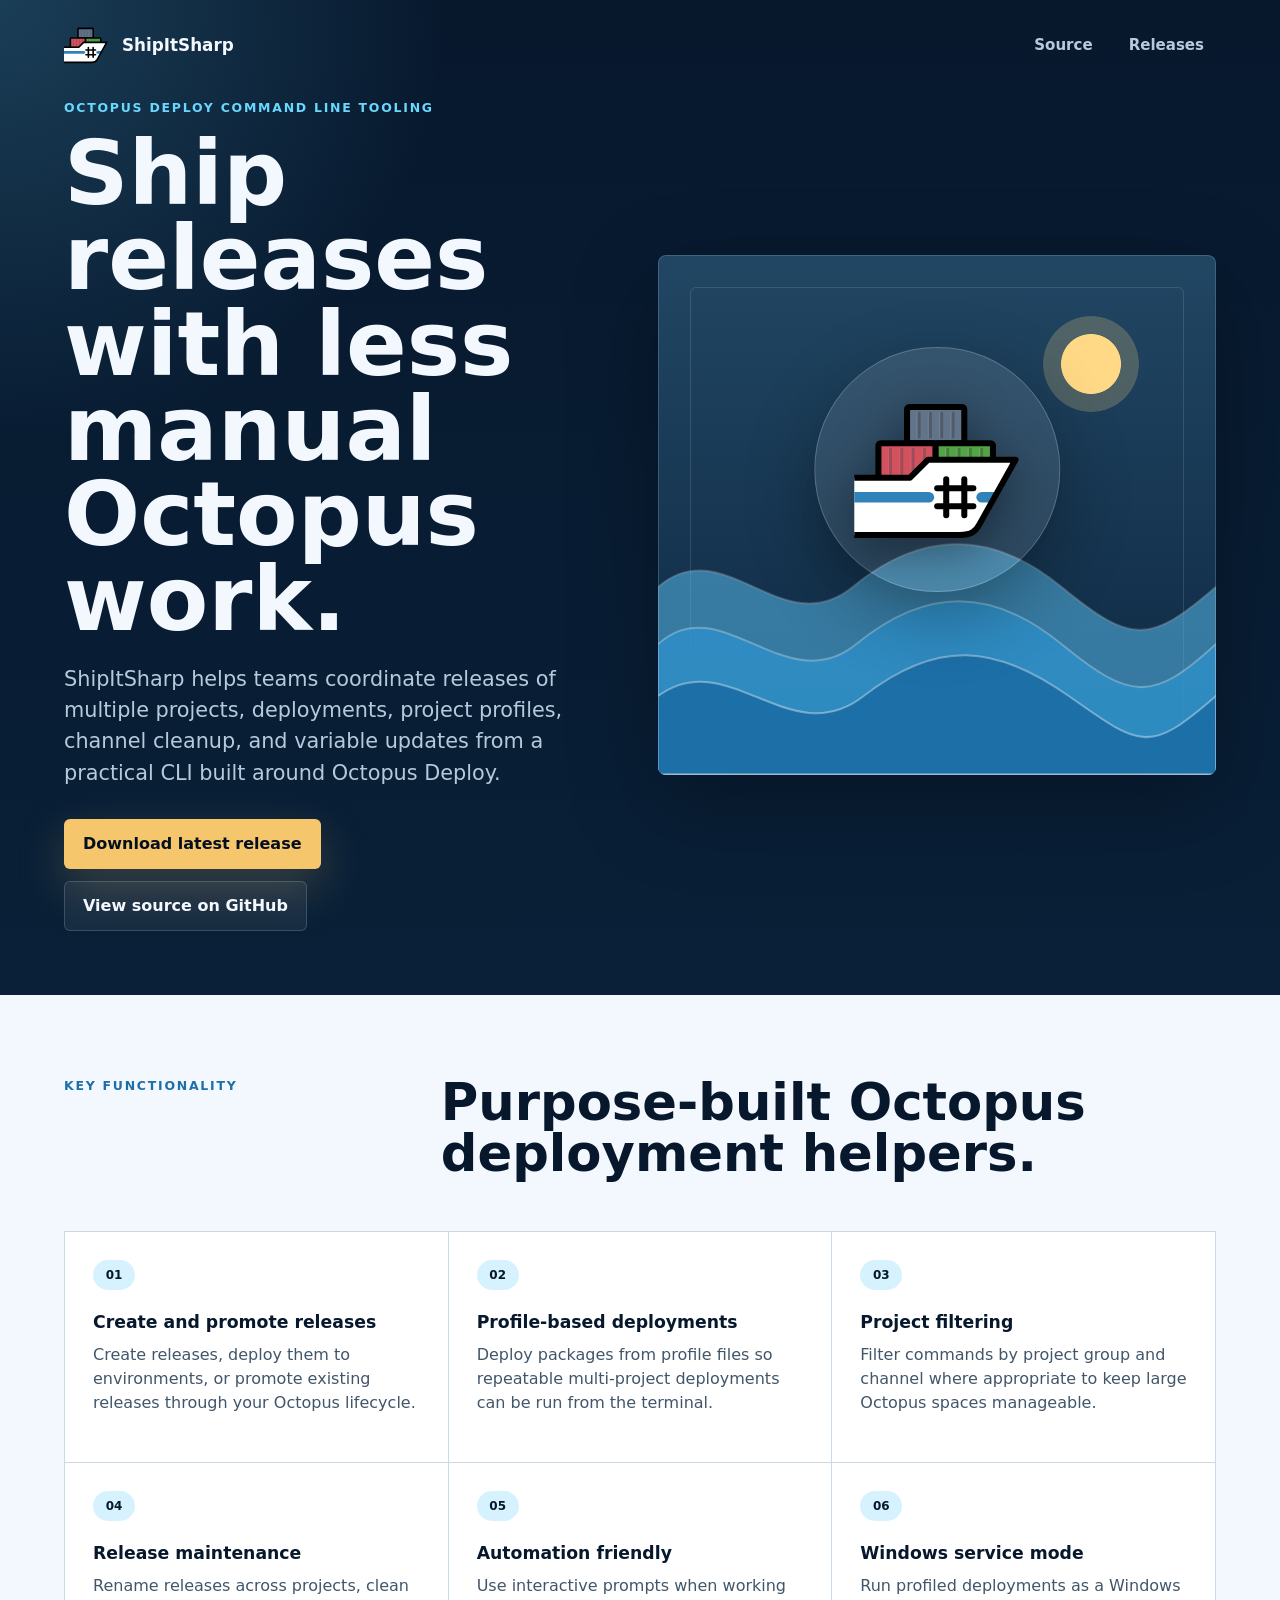
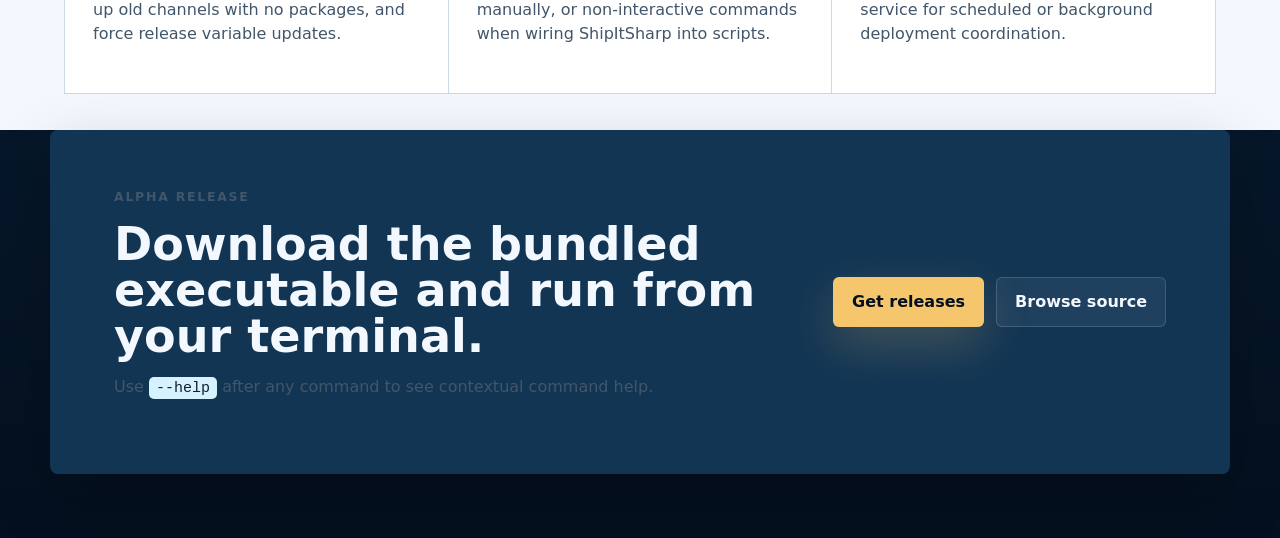
<file: docs/index.html>
<!doctype html>
<html lang="en">
<head>
  <meta charset="utf-8">
  <meta name="viewport" content="width=device-width, initial-scale=1">
  <title>ShipItSharp</title>
  <meta name="description" content="ShipItSharp is a command line tool for managing releases, deployments, and project setup in Octopus Deploy.">
  <link rel="icon" type="image/svg+xml" href="assets/logo.svg">
  <link rel="stylesheet" href="styles.css">
</head>
<body>
  <main>
    <section class="hero" aria-labelledby="title">
      <nav class="topbar" aria-label="Primary">
        <a class="brand" href="./" aria-label="ShipItSharp home">
          <img src="assets/logo.svg" alt="" width="459" height="396">
          <span>ShipItSharp</span>
        </a>
        <div class="nav-links">
          <a href="https://github.com/nullabletype/ShipItSharp">Source</a>
          <a href="https://github.com/nullabletype/ShipItSharp/releases">Releases</a>
        </div>
      </nav>

      <div class="hero-grid">
        <div class="hero-copy">
          <p class="eyebrow">Octopus Deploy command line tooling</p>
          <h1 id="title">Ship releases with less manual Octopus work.</h1>
          <p class="lead">ShipItSharp helps teams coordinate releases of multiple projects, deployments, project profiles, channel cleanup, and variable updates from a practical CLI built around Octopus Deploy.</p>
          <div class="actions">
            <a class="button primary" href="https://github.com/nullabletype/ShipItSharp/releases">Download latest release</a>
            <a class="button secondary" href="https://github.com/nullabletype/ShipItSharp">View source on GitHub</a>
          </div>
        </div>

        <div class="ship-scene" aria-hidden="true">
          <div class="sun"></div>
          <div class="logo-orbit">
            <img src="assets/logo.svg" alt="">
          </div>
          <svg class="waves" viewBox="0 0 760 330" preserveAspectRatio="none" role="img">
            <path class="wave wave-back" d="M0 150 C90 95 170 205 265 150 S455 95 550 150 670 205 760 150 L760 330 L0 330 Z"></path>
            <path class="wave wave-mid" d="M0 205 C85 150 175 260 270 205 S455 150 550 205 675 260 760 205 L760 330 L0 330 Z"></path>
            <path class="wave wave-front" d="M0 255 C95 205 180 310 280 255 S460 205 560 255 670 310 760 255 L760 330 L0 330 Z"></path>
          </svg>
        </div>
      </div>
    </section>

    <section class="overview" aria-label="Key functionality">
      <div class="section-heading">
        <p class="eyebrow">Key functionality</p>
        <h2>Purpose-built Octopus deployment helpers.</h2>
      </div>
      <div class="feature-grid">
        <article>
          <span class="feature-icon">01</span>
          <h3>Create and promote releases</h3>
          <p>Create releases, deploy them to environments, or promote existing releases through your Octopus lifecycle.</p>
        </article>
        <article>
          <span class="feature-icon">02</span>
          <h3>Profile-based deployments</h3>
          <p>Deploy packages from profile files so repeatable multi-project deployments can be run from the terminal.</p>
        </article>
        <article>
          <span class="feature-icon">03</span>
          <h3>Project filtering</h3>
          <p>Filter commands by project group and channel where appropriate to keep large Octopus spaces manageable.</p>
        </article>
        <article>
          <span class="feature-icon">04</span>
          <h3>Release maintenance</h3>
          <p>Rename releases across projects, clean up old channels with no packages, and force release variable updates.</p>
        </article>
        <article>
          <span class="feature-icon">05</span>
          <h3>Automation friendly</h3>
          <p>Use interactive prompts when working manually, or non-interactive commands when wiring ShipItSharp into scripts.</p>
        </article>
        <article>
          <span class="feature-icon">06</span>
          <h3>Windows service mode</h3>
          <p>Run profiled deployments as a Windows service for scheduled or background deployment coordination.</p>
        </article>
      </div>
    </section>

    <section class="download" aria-labelledby="download-title">
      <div>
        <p class="eyebrow">Alpha release</p>
        <h2 id="download-title">Download the bundled executable and run from your terminal.</h2>
        <p>Use <code>--help</code> after any command to see contextual command help.</p>
      </div>
      <div class="download-actions">
        <a class="button primary" href="https://github.com/nullabletype/ShipItSharp/releases">Get releases</a>
        <a class="button secondary" href="https://github.com/nullabletype/ShipItSharp">Browse source</a>
      </div>
    </section>
  </main>
</body>
</html>
</file>
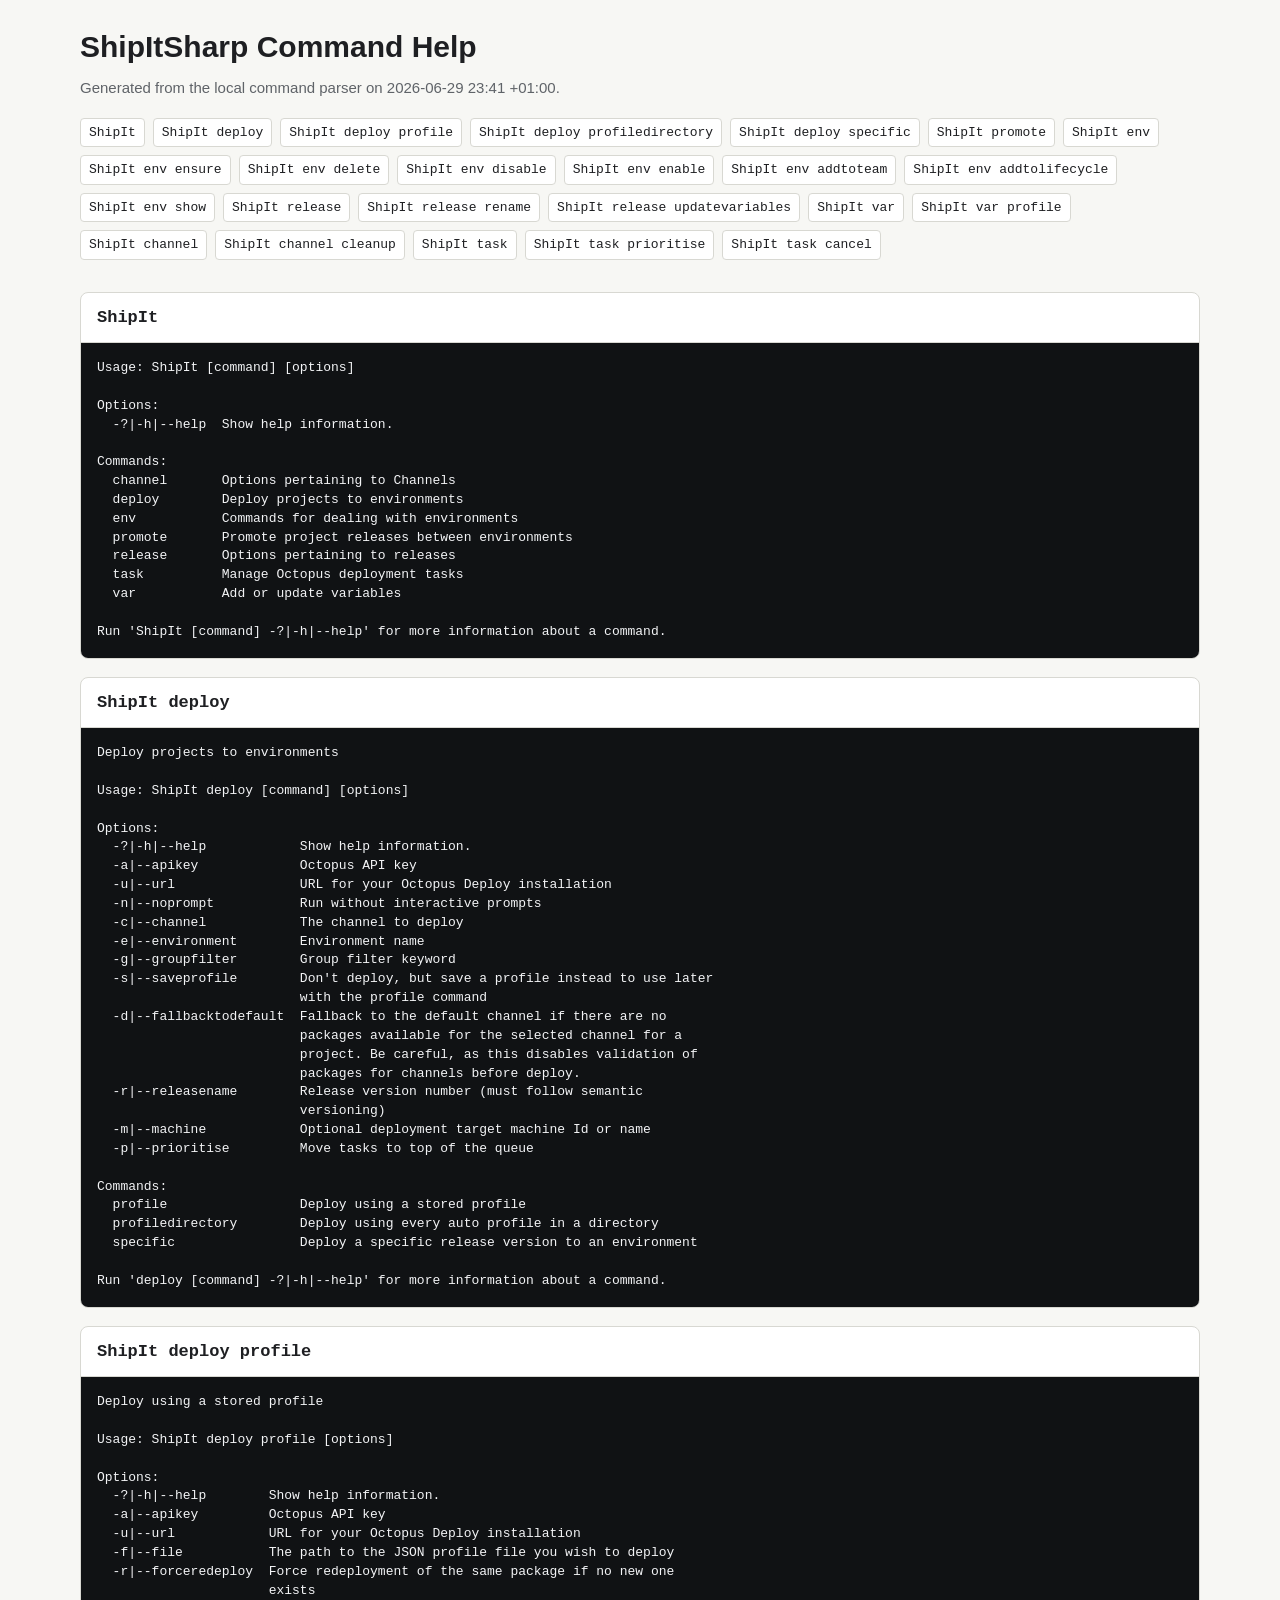
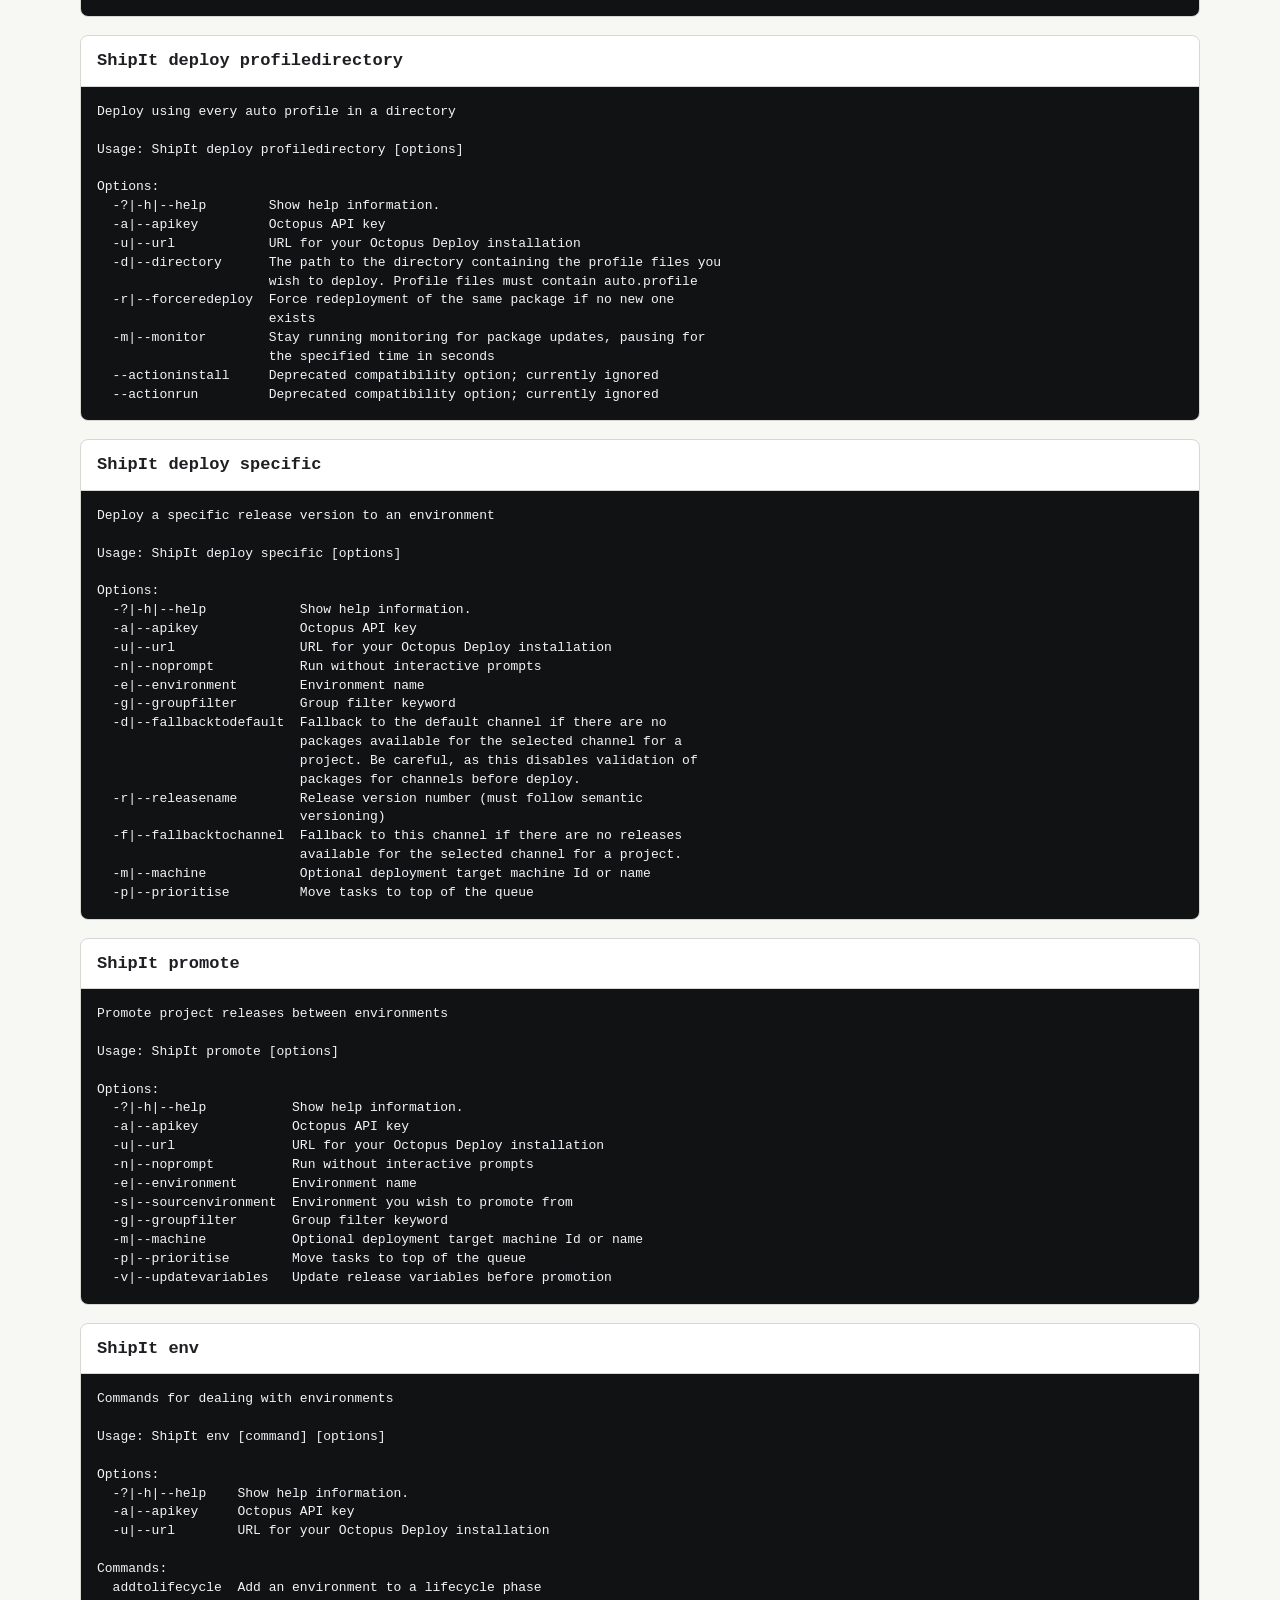
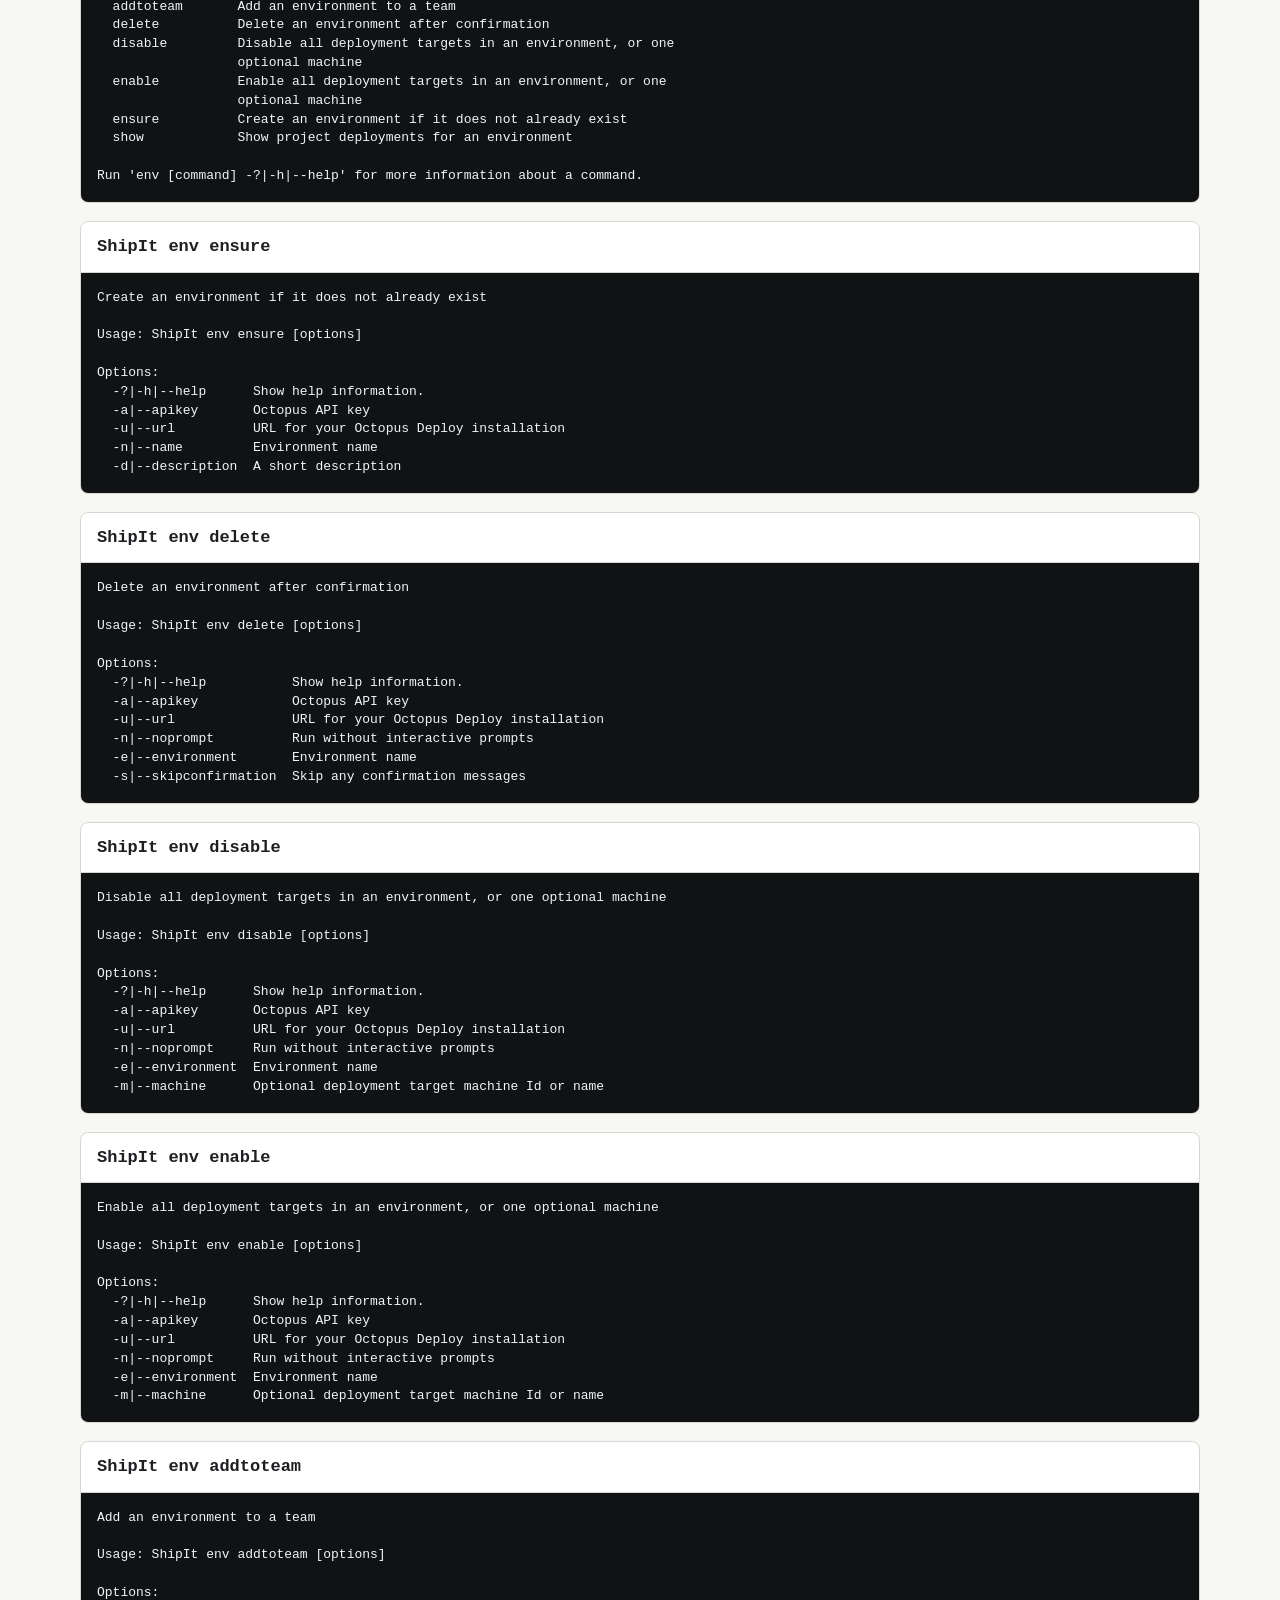
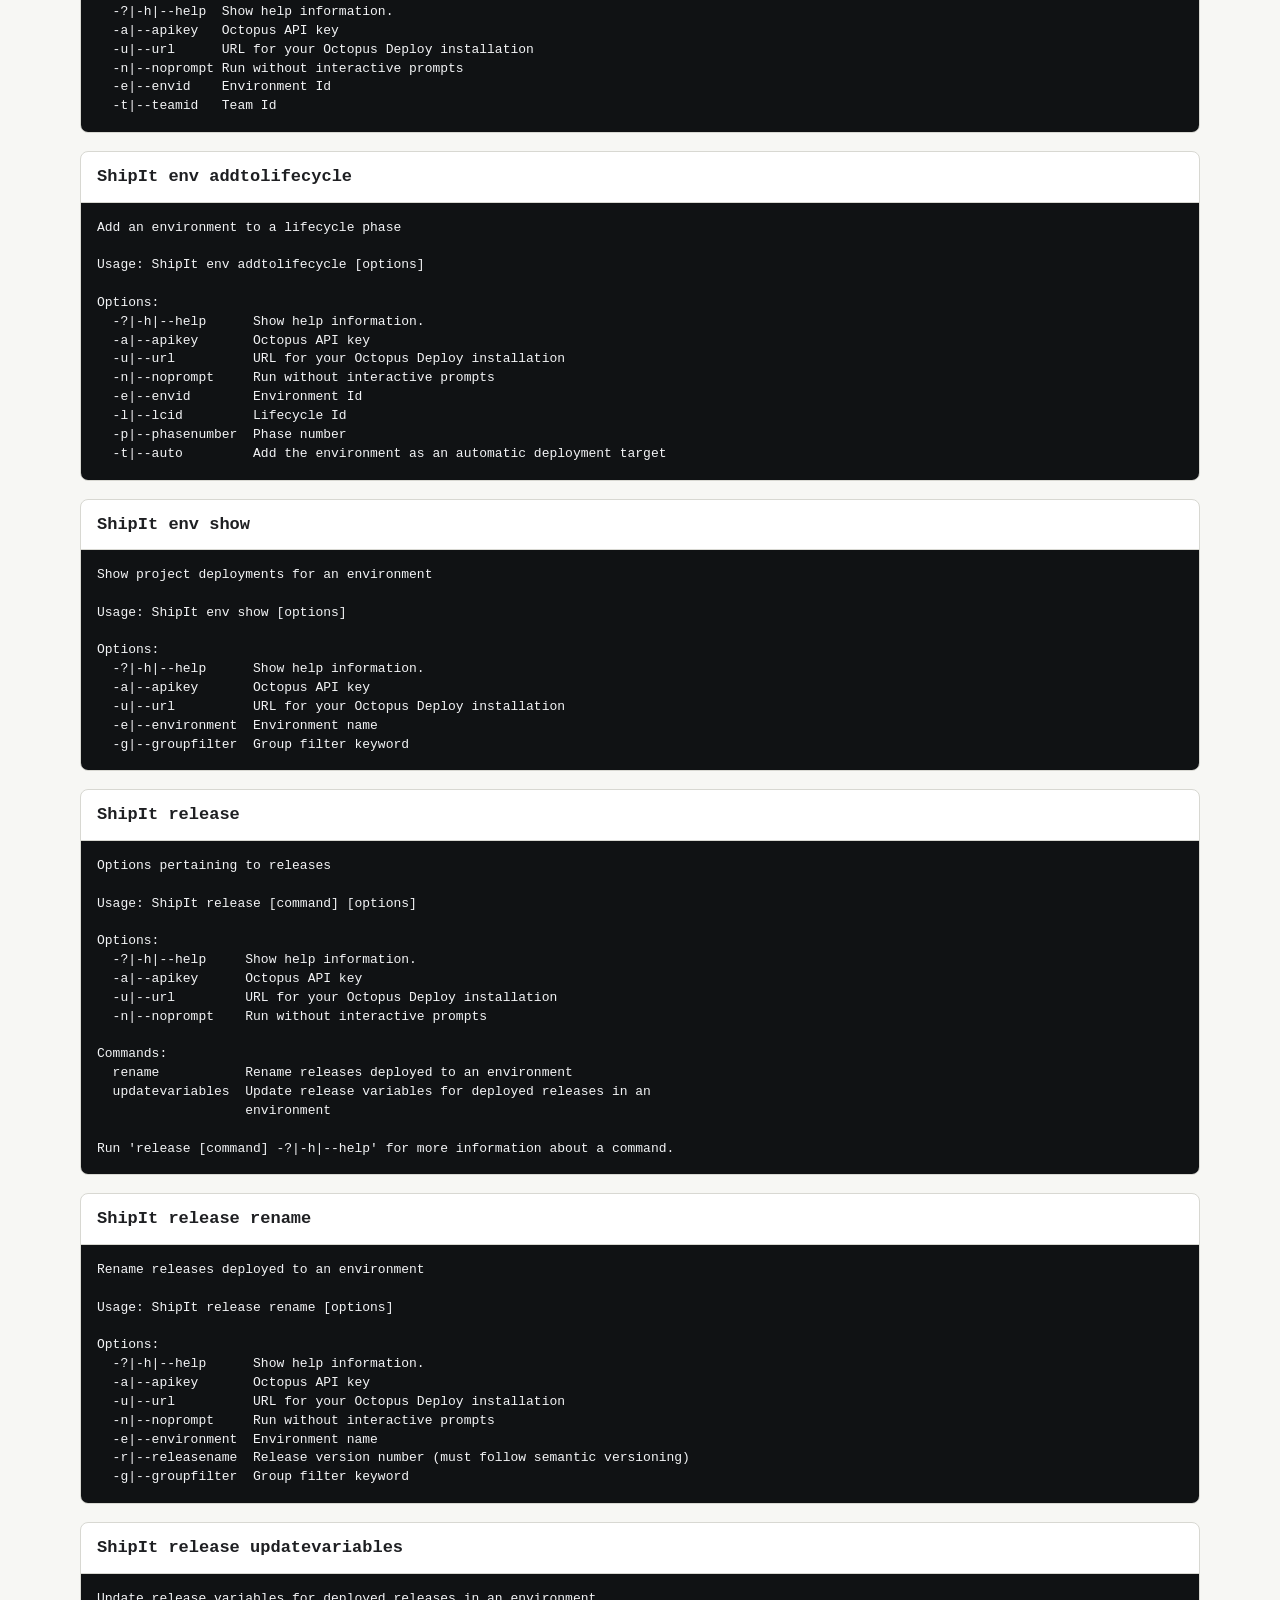
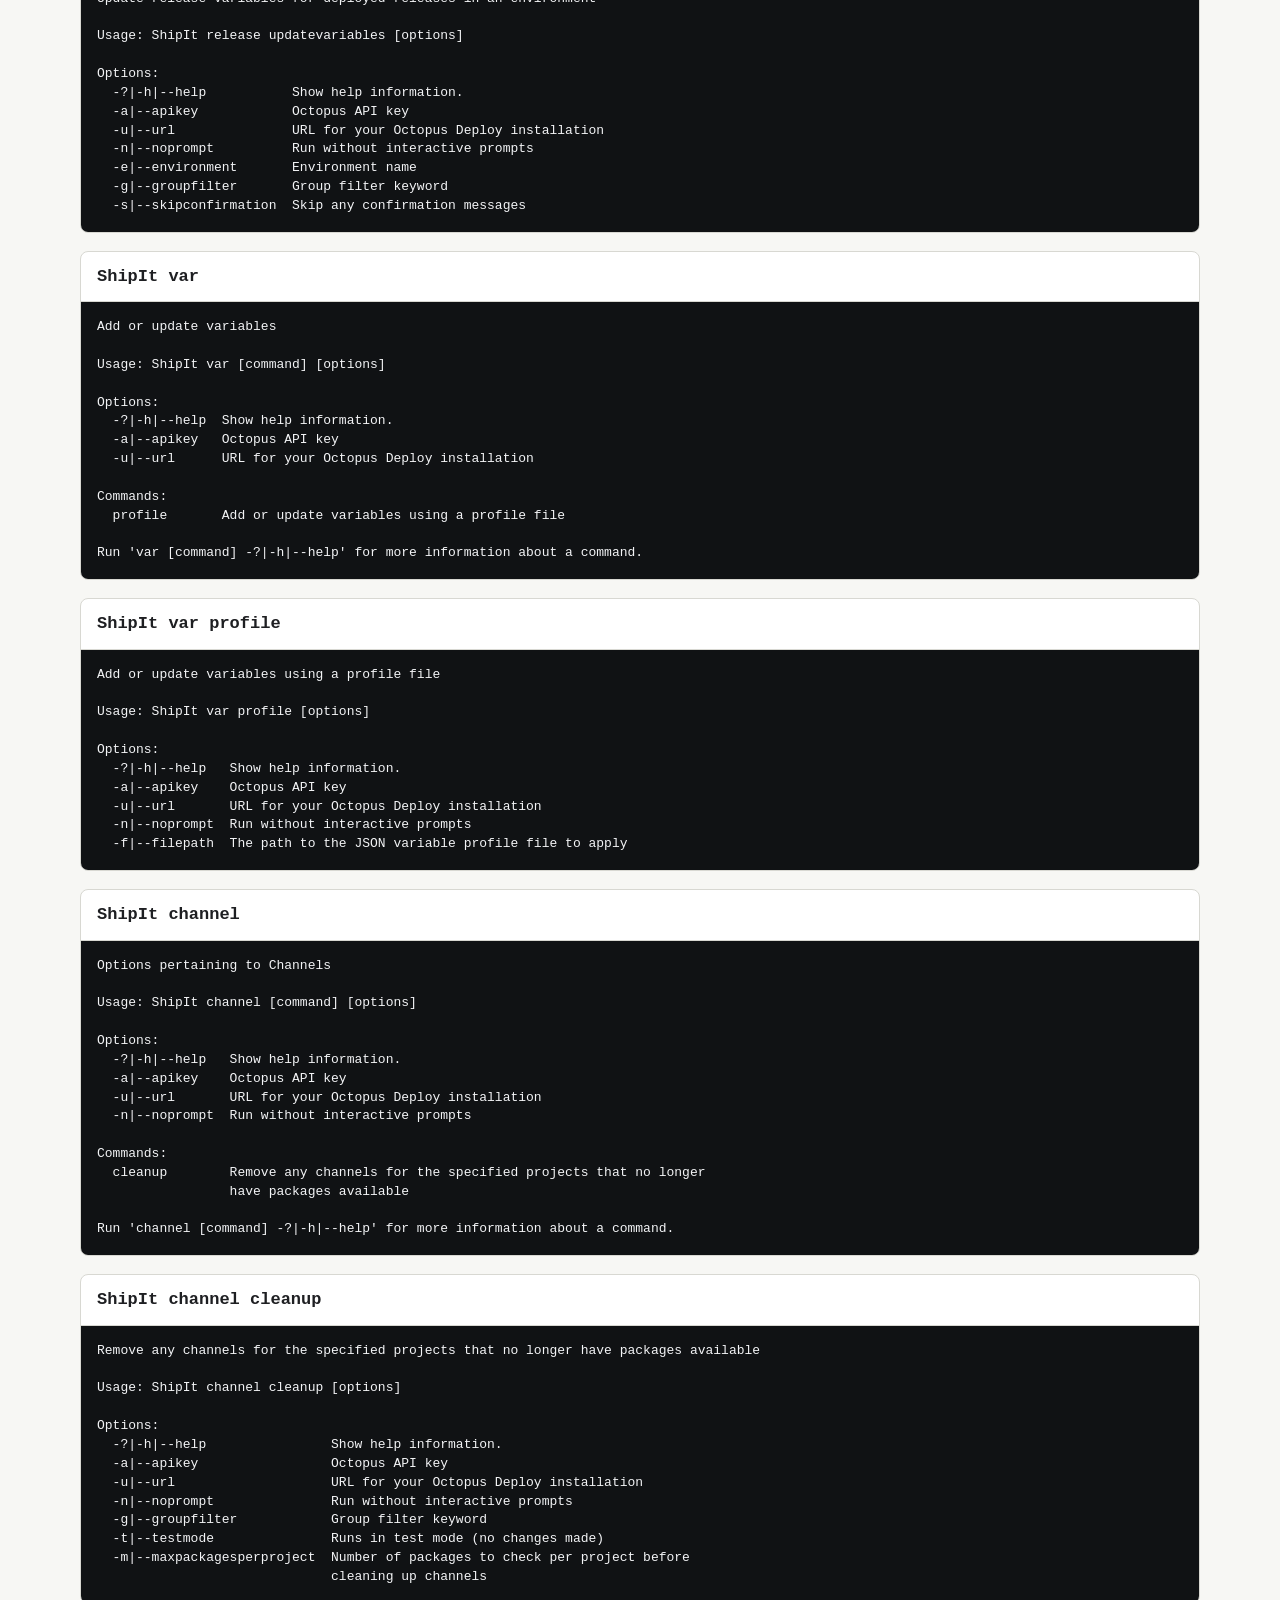
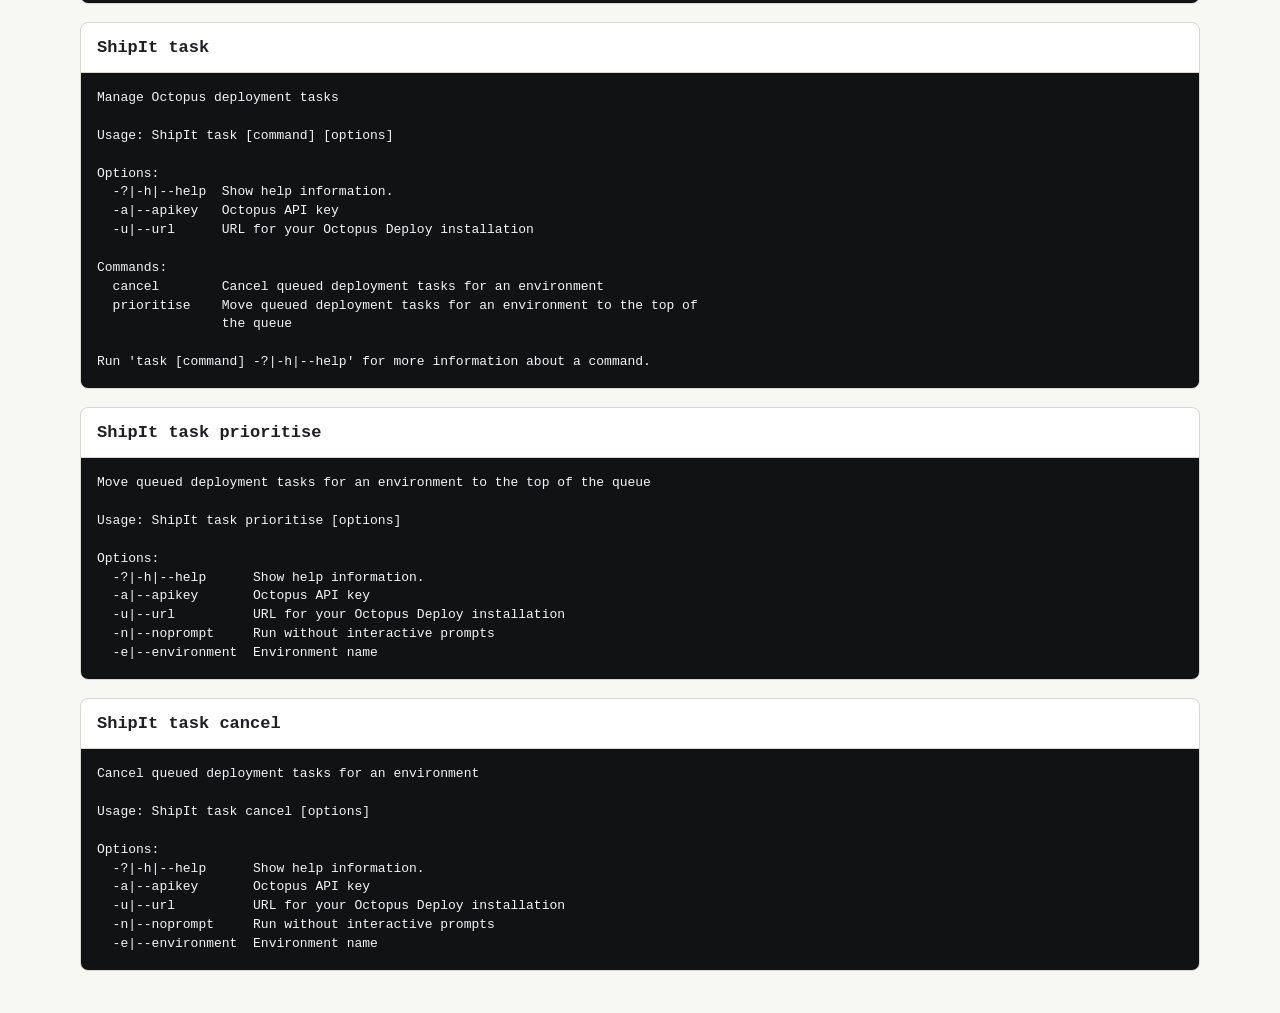
<file: docs/command-help.html>
<!doctype html>
<html lang="en">
<head>
  <meta charset="utf-8">
  <meta name="viewport" content="width=device-width, initial-scale=1">
  <title>ShipItSharp Command Help</title>
  <style>
    :root { color-scheme: light dark; --bg: #f7f7f4; --text: #1e1f22; --muted: #5f6368; --panel: #ffffff; --border: #d8d8d2; --code: #101214; --codeText: #f3f4f6; }
    @media (prefers-color-scheme: dark) { :root { --bg: #151719; --text: #f1f3f4; --muted: #a8adb2; --panel: #202327; --border: #34383d; --code: #0b0d0f; --codeText: #e8eaed; } }
    body { margin: 0; font: 15px/1.5 -apple-system, BlinkMacSystemFont, 'Segoe UI', sans-serif; background: var(--bg); color: var(--text); }
    header, main { max-width: 1120px; margin: 0 auto; padding: 24px; }
    header { padding-bottom: 8px; }
    h1 { margin: 0 0 8px; font-size: 30px; }
    .meta { color: var(--muted); margin: 0; }
    nav { display: flex; flex-wrap: wrap; gap: 8px; margin-top: 18px; }
    nav a { color: inherit; text-decoration: none; border: 1px solid var(--border); background: var(--panel); border-radius: 4px; padding: 4px 8px; font-family: ui-monospace, SFMono-Regular, Menlo, monospace; font-size: 13px; }
    section { background: var(--panel); border: 1px solid var(--border); border-radius: 8px; margin: 0 0 18px; overflow: hidden; }
    h2 { margin: 0; padding: 12px 16px; border-bottom: 1px solid var(--border); font-size: 17px; font-family: ui-monospace, SFMono-Regular, Menlo, monospace; }
    pre { margin: 0; padding: 16px; overflow: auto; background: var(--code); color: var(--codeText); font: 13px/1.45 ui-monospace, SFMono-Regular, Menlo, Consolas, monospace; }
  </style>
</head>
<body>
  <header>
    <h1>ShipItSharp Command Help</h1>
    <p class="meta">Generated from the local command parser on 2026-06-29 23:41 &#x2B;01:00.</p>
    <nav>
      <a href="#root">ShipIt</a>
      <a href="#deploy">ShipIt deploy</a>
      <a href="#deploy-profile">ShipIt deploy profile</a>
      <a href="#deploy-profiledirectory">ShipIt deploy profiledirectory</a>
      <a href="#deploy-specific">ShipIt deploy specific</a>
      <a href="#promote">ShipIt promote</a>
      <a href="#env">ShipIt env</a>
      <a href="#env-ensure">ShipIt env ensure</a>
      <a href="#env-delete">ShipIt env delete</a>
      <a href="#env-disable">ShipIt env disable</a>
      <a href="#env-enable">ShipIt env enable</a>
      <a href="#env-addtoteam">ShipIt env addtoteam</a>
      <a href="#env-addtolifecycle">ShipIt env addtolifecycle</a>
      <a href="#env-show">ShipIt env show</a>
      <a href="#release">ShipIt release</a>
      <a href="#release-rename">ShipIt release rename</a>
      <a href="#release-updatevariables">ShipIt release updatevariables</a>
      <a href="#var">ShipIt var</a>
      <a href="#var-profile">ShipIt var profile</a>
      <a href="#channel">ShipIt channel</a>
      <a href="#channel-cleanup">ShipIt channel cleanup</a>
      <a href="#task">ShipIt task</a>
      <a href="#task-prioritise">ShipIt task prioritise</a>
      <a href="#task-cancel">ShipIt task cancel</a>
    </nav>
  </header>
  <main>
    <section id="root">
      <h2>ShipIt</h2>
      <pre>Usage: ShipIt [command] [options]&#xA;&#xA;Options:&#xA;  -?|-h|--help  Show help information.&#xA;&#xA;Commands:&#xA;  channel       Options pertaining to Channels&#xA;  deploy        Deploy projects to environments&#xA;  env           Commands for dealing with environments&#xA;  promote       Promote project releases between environments&#xA;  release       Options pertaining to releases&#xA;  task          Manage Octopus deployment tasks&#xA;  var           Add or update variables&#xA;&#xA;Run &#x27;ShipIt [command] -?|-h|--help&#x27; for more information about a command.</pre>
    </section>
    <section id="deploy">
      <h2>ShipIt deploy</h2>
      <pre>Deploy projects to environments&#xA;&#xA;Usage: ShipIt deploy [command] [options]&#xA;&#xA;Options:&#xA;  -?|-h|--help            Show help information.&#xA;  -a|--apikey             Octopus API key&#xA;  -u|--url                URL for your Octopus Deploy installation&#xA;  -n|--noprompt           Run without interactive prompts&#xA;  -c|--channel            The channel to deploy&#xA;  -e|--environment        Environment name&#xA;  -g|--groupfilter        Group filter keyword&#xA;  -s|--saveprofile        Don&#x27;t deploy, but save a profile instead to use later&#xA;                          with the profile command&#xA;  -d|--fallbacktodefault  Fallback to the default channel if there are no&#xA;                          packages available for the selected channel for a&#xA;                          project. Be careful, as this disables validation of&#xA;                          packages for channels before deploy.&#xA;  -r|--releasename        Release version number (must follow semantic&#xA;                          versioning)&#xA;  -m|--machine            Optional deployment target machine Id or name&#xA;  -p|--prioritise         Move tasks to top of the queue&#xA;&#xA;Commands:&#xA;  profile                 Deploy using a stored profile&#xA;  profiledirectory        Deploy using every auto profile in a directory&#xA;  specific                Deploy a specific release version to an environment&#xA;&#xA;Run &#x27;deploy [command] -?|-h|--help&#x27; for more information about a command.</pre>
    </section>
    <section id="deploy-profile">
      <h2>ShipIt deploy profile</h2>
      <pre>Deploy using a stored profile&#xA;&#xA;Usage: ShipIt deploy profile [options]&#xA;&#xA;Options:&#xA;  -?|-h|--help        Show help information.&#xA;  -a|--apikey         Octopus API key&#xA;  -u|--url            URL for your Octopus Deploy installation&#xA;  -f|--file           The path to the JSON profile file you wish to deploy&#xA;  -r|--forceredeploy  Force redeployment of the same package if no new one&#xA;                      exists</pre>
    </section>
    <section id="deploy-profiledirectory">
      <h2>ShipIt deploy profiledirectory</h2>
      <pre>Deploy using every auto profile in a directory&#xA;&#xA;Usage: ShipIt deploy profiledirectory [options]&#xA;&#xA;Options:&#xA;  -?|-h|--help        Show help information.&#xA;  -a|--apikey         Octopus API key&#xA;  -u|--url            URL for your Octopus Deploy installation&#xA;  -d|--directory      The path to the directory containing the profile files you&#xA;                      wish to deploy. Profile files must contain auto.profile&#xA;  -r|--forceredeploy  Force redeployment of the same package if no new one&#xA;                      exists&#xA;  -m|--monitor        Stay running monitoring for package updates, pausing for&#xA;                      the specified time in seconds&#xA;  --actioninstall     Deprecated compatibility option; currently ignored&#xA;  --actionrun         Deprecated compatibility option; currently ignored</pre>
    </section>
    <section id="deploy-specific">
      <h2>ShipIt deploy specific</h2>
      <pre>Deploy a specific release version to an environment&#xA;&#xA;Usage: ShipIt deploy specific [options]&#xA;&#xA;Options:&#xA;  -?|-h|--help            Show help information.&#xA;  -a|--apikey             Octopus API key&#xA;  -u|--url                URL for your Octopus Deploy installation&#xA;  -n|--noprompt           Run without interactive prompts&#xA;  -e|--environment        Environment name&#xA;  -g|--groupfilter        Group filter keyword&#xA;  -d|--fallbacktodefault  Fallback to the default channel if there are no&#xA;                          packages available for the selected channel for a&#xA;                          project. Be careful, as this disables validation of&#xA;                          packages for channels before deploy.&#xA;  -r|--releasename        Release version number (must follow semantic&#xA;                          versioning)&#xA;  -f|--fallbacktochannel  Fallback to this channel if there are no releases&#xA;                          available for the selected channel for a project.&#xA;  -m|--machine            Optional deployment target machine Id or name&#xA;  -p|--prioritise         Move tasks to top of the queue</pre>
    </section>
    <section id="promote">
      <h2>ShipIt promote</h2>
      <pre>Promote project releases between environments&#xA;&#xA;Usage: ShipIt promote [options]&#xA;&#xA;Options:&#xA;  -?|-h|--help           Show help information.&#xA;  -a|--apikey            Octopus API key&#xA;  -u|--url               URL for your Octopus Deploy installation&#xA;  -n|--noprompt          Run without interactive prompts&#xA;  -e|--environment       Environment name&#xA;  -s|--sourcenvironment  Environment you wish to promote from&#xA;  -g|--groupfilter       Group filter keyword&#xA;  -m|--machine           Optional deployment target machine Id or name&#xA;  -p|--prioritise        Move tasks to top of the queue&#xA;  -v|--updatevariables   Update release variables before promotion</pre>
    </section>
    <section id="env">
      <h2>ShipIt env</h2>
      <pre>Commands for dealing with environments&#xA;&#xA;Usage: ShipIt env [command] [options]&#xA;&#xA;Options:&#xA;  -?|-h|--help    Show help information.&#xA;  -a|--apikey     Octopus API key&#xA;  -u|--url        URL for your Octopus Deploy installation&#xA;&#xA;Commands:&#xA;  addtolifecycle  Add an environment to a lifecycle phase&#xA;  addtoteam       Add an environment to a team&#xA;  delete          Delete an environment after confirmation&#xA;  disable         Disable all deployment targets in an environment, or one&#xA;                  optional machine&#xA;  enable          Enable all deployment targets in an environment, or one&#xA;                  optional machine&#xA;  ensure          Create an environment if it does not already exist&#xA;  show            Show project deployments for an environment&#xA;&#xA;Run &#x27;env [command] -?|-h|--help&#x27; for more information about a command.</pre>
    </section>
    <section id="env-ensure">
      <h2>ShipIt env ensure</h2>
      <pre>Create an environment if it does not already exist&#xA;&#xA;Usage: ShipIt env ensure [options]&#xA;&#xA;Options:&#xA;  -?|-h|--help      Show help information.&#xA;  -a|--apikey       Octopus API key&#xA;  -u|--url          URL for your Octopus Deploy installation&#xA;  -n|--name         Environment name&#xA;  -d|--description  A short description</pre>
    </section>
    <section id="env-delete">
      <h2>ShipIt env delete</h2>
      <pre>Delete an environment after confirmation&#xA;&#xA;Usage: ShipIt env delete [options]&#xA;&#xA;Options:&#xA;  -?|-h|--help           Show help information.&#xA;  -a|--apikey            Octopus API key&#xA;  -u|--url               URL for your Octopus Deploy installation&#xA;  -n|--noprompt          Run without interactive prompts&#xA;  -e|--environment       Environment name&#xA;  -s|--skipconfirmation  Skip any confirmation messages</pre>
    </section>
    <section id="env-disable">
      <h2>ShipIt env disable</h2>
      <pre>Disable all deployment targets in an environment, or one optional machine&#xA;&#xA;Usage: ShipIt env disable [options]&#xA;&#xA;Options:&#xA;  -?|-h|--help      Show help information.&#xA;  -a|--apikey       Octopus API key&#xA;  -u|--url          URL for your Octopus Deploy installation&#xA;  -n|--noprompt     Run without interactive prompts&#xA;  -e|--environment  Environment name&#xA;  -m|--machine      Optional deployment target machine Id or name</pre>
    </section>
    <section id="env-enable">
      <h2>ShipIt env enable</h2>
      <pre>Enable all deployment targets in an environment, or one optional machine&#xA;&#xA;Usage: ShipIt env enable [options]&#xA;&#xA;Options:&#xA;  -?|-h|--help      Show help information.&#xA;  -a|--apikey       Octopus API key&#xA;  -u|--url          URL for your Octopus Deploy installation&#xA;  -n|--noprompt     Run without interactive prompts&#xA;  -e|--environment  Environment name&#xA;  -m|--machine      Optional deployment target machine Id or name</pre>
    </section>
    <section id="env-addtoteam">
      <h2>ShipIt env addtoteam</h2>
      <pre>Add an environment to a team&#xA;&#xA;Usage: ShipIt env addtoteam [options]&#xA;&#xA;Options:&#xA;  -?|-h|--help  Show help information.&#xA;  -a|--apikey   Octopus API key&#xA;  -u|--url      URL for your Octopus Deploy installation&#xA;  -n|--noprompt Run without interactive prompts&#xA;  -e|--envid    Environment Id&#xA;  -t|--teamid   Team Id</pre>
    </section>
    <section id="env-addtolifecycle">
      <h2>ShipIt env addtolifecycle</h2>
      <pre>Add an environment to a lifecycle phase&#xA;&#xA;Usage: ShipIt env addtolifecycle [options]&#xA;&#xA;Options:&#xA;  -?|-h|--help      Show help information.&#xA;  -a|--apikey       Octopus API key&#xA;  -u|--url          URL for your Octopus Deploy installation&#xA;  -n|--noprompt     Run without interactive prompts&#xA;  -e|--envid        Environment Id&#xA;  -l|--lcid         Lifecycle Id&#xA;  -p|--phasenumber  Phase number&#xA;  -t|--auto         Add the environment as an automatic deployment target</pre>
    </section>
    <section id="env-show">
      <h2>ShipIt env show</h2>
      <pre>Show project deployments for an environment&#xA;&#xA;Usage: ShipIt env show [options]&#xA;&#xA;Options:&#xA;  -?|-h|--help      Show help information.&#xA;  -a|--apikey       Octopus API key&#xA;  -u|--url          URL for your Octopus Deploy installation&#xA;  -e|--environment  Environment name&#xA;  -g|--groupfilter  Group filter keyword</pre>
    </section>
    <section id="release">
      <h2>ShipIt release</h2>
      <pre>Options pertaining to releases&#xA;&#xA;Usage: ShipIt release [command] [options]&#xA;&#xA;Options:&#xA;  -?|-h|--help     Show help information.&#xA;  -a|--apikey      Octopus API key&#xA;  -u|--url         URL for your Octopus Deploy installation&#xA;  -n|--noprompt    Run without interactive prompts&#xA;&#xA;Commands:&#xA;  rename           Rename releases deployed to an environment&#xA;  updatevariables  Update release variables for deployed releases in an&#xA;                   environment&#xA;&#xA;Run &#x27;release [command] -?|-h|--help&#x27; for more information about a command.</pre>
    </section>
    <section id="release-rename">
      <h2>ShipIt release rename</h2>
      <pre>Rename releases deployed to an environment&#xA;&#xA;Usage: ShipIt release rename [options]&#xA;&#xA;Options:&#xA;  -?|-h|--help      Show help information.&#xA;  -a|--apikey       Octopus API key&#xA;  -u|--url          URL for your Octopus Deploy installation&#xA;  -n|--noprompt     Run without interactive prompts&#xA;  -e|--environment  Environment name&#xA;  -r|--releasename  Release version number (must follow semantic versioning)&#xA;  -g|--groupfilter  Group filter keyword</pre>
    </section>
    <section id="release-updatevariables">
      <h2>ShipIt release updatevariables</h2>
      <pre>Update release variables for deployed releases in an environment&#xA;&#xA;Usage: ShipIt release updatevariables [options]&#xA;&#xA;Options:&#xA;  -?|-h|--help           Show help information.&#xA;  -a|--apikey            Octopus API key&#xA;  -u|--url               URL for your Octopus Deploy installation&#xA;  -n|--noprompt          Run without interactive prompts&#xA;  -e|--environment       Environment name&#xA;  -g|--groupfilter       Group filter keyword&#xA;  -s|--skipconfirmation  Skip any confirmation messages</pre>
    </section>
    <section id="var">
      <h2>ShipIt var</h2>
      <pre>Add or update variables&#xA;&#xA;Usage: ShipIt var [command] [options]&#xA;&#xA;Options:&#xA;  -?|-h|--help  Show help information.&#xA;  -a|--apikey   Octopus API key&#xA;  -u|--url      URL for your Octopus Deploy installation&#xA;&#xA;Commands:&#xA;  profile       Add or update variables using a profile file&#xA;&#xA;Run &#x27;var [command] -?|-h|--help&#x27; for more information about a command.</pre>
    </section>
    <section id="var-profile">
      <h2>ShipIt var profile</h2>
      <pre>Add or update variables using a profile file&#xA;&#xA;Usage: ShipIt var profile [options]&#xA;&#xA;Options:&#xA;  -?|-h|--help   Show help information.&#xA;  -a|--apikey    Octopus API key&#xA;  -u|--url       URL for your Octopus Deploy installation&#xA;  -n|--noprompt  Run without interactive prompts&#xA;  -f|--filepath  The path to the JSON variable profile file to apply</pre>
    </section>
    <section id="channel">
      <h2>ShipIt channel</h2>
      <pre>Options pertaining to Channels&#xA;&#xA;Usage: ShipIt channel [command] [options]&#xA;&#xA;Options:&#xA;  -?|-h|--help   Show help information.&#xA;  -a|--apikey    Octopus API key&#xA;  -u|--url       URL for your Octopus Deploy installation&#xA;  -n|--noprompt  Run without interactive prompts&#xA;&#xA;Commands:&#xA;  cleanup        Remove any channels for the specified projects that no longer&#xA;                 have packages available&#xA;&#xA;Run &#x27;channel [command] -?|-h|--help&#x27; for more information about a command.</pre>
    </section>
    <section id="channel-cleanup">
      <h2>ShipIt channel cleanup</h2>
      <pre>Remove any channels for the specified projects that no longer have packages available&#xA;&#xA;Usage: ShipIt channel cleanup [options]&#xA;&#xA;Options:&#xA;  -?|-h|--help                Show help information.&#xA;  -a|--apikey                 Octopus API key&#xA;  -u|--url                    URL for your Octopus Deploy installation&#xA;  -n|--noprompt               Run without interactive prompts&#xA;  -g|--groupfilter            Group filter keyword&#xA;  -t|--testmode               Runs in test mode (no changes made)&#xA;  -m|--maxpackagesperproject  Number of packages to check per project before&#xA;                              cleaning up channels</pre>
    </section>
    <section id="task">
      <h2>ShipIt task</h2>
      <pre>Manage Octopus deployment tasks&#xA;&#xA;Usage: ShipIt task [command] [options]&#xA;&#xA;Options:&#xA;  -?|-h|--help  Show help information.&#xA;  -a|--apikey   Octopus API key&#xA;  -u|--url      URL for your Octopus Deploy installation&#xA;&#xA;Commands:&#xA;  cancel        Cancel queued deployment tasks for an environment&#xA;  prioritise    Move queued deployment tasks for an environment to the top of&#xA;                the queue&#xA;&#xA;Run &#x27;task [command] -?|-h|--help&#x27; for more information about a command.</pre>
    </section>
    <section id="task-prioritise">
      <h2>ShipIt task prioritise</h2>
      <pre>Move queued deployment tasks for an environment to the top of the queue&#xA;&#xA;Usage: ShipIt task prioritise [options]&#xA;&#xA;Options:&#xA;  -?|-h|--help      Show help information.&#xA;  -a|--apikey       Octopus API key&#xA;  -u|--url          URL for your Octopus Deploy installation&#xA;  -n|--noprompt     Run without interactive prompts&#xA;  -e|--environment  Environment name</pre>
    </section>
    <section id="task-cancel">
      <h2>ShipIt task cancel</h2>
      <pre>Cancel queued deployment tasks for an environment&#xA;&#xA;Usage: ShipIt task cancel [options]&#xA;&#xA;Options:&#xA;  -?|-h|--help      Show help information.&#xA;  -a|--apikey       Octopus API key&#xA;  -u|--url          URL for your Octopus Deploy installation&#xA;  -n|--noprompt     Run without interactive prompts&#xA;  -e|--environment  Environment name</pre>
    </section>
  </main>
</body>
</html>
</file>
<file: docs/styles.css>
:root {
  color-scheme: dark;
  --bg: #07182d;
  --bg-deep: #04101f;
  --panel: #0d2741;
  --panel-strong: #123554;
  --text: #f3f8ff;
  --muted: #b7c9da;
  --line: rgba(186, 219, 245, 0.2);
  --accent: #68d8ff;
  --accent-strong: #f6c66d;
  --wave-back: #56b8e9;
  --wave-mid: #2d91ca;
  --wave-front: #1d6fa8;
}

* {
  box-sizing: border-box;
}

html {
  min-width: 320px;
  background: var(--bg-deep);
}

body {
  margin: 0;
  font-family: Inter, ui-sans-serif, system-ui, -apple-system, BlinkMacSystemFont, "Segoe UI", sans-serif;
  line-height: 1.5;
  color: var(--text);
  background:
    radial-gradient(circle at top left, rgba(104, 216, 255, 0.2), transparent 28rem),
    linear-gradient(180deg, var(--bg) 0%, #092139 52%, var(--bg-deep) 100%);
}

a {
  color: inherit;
  text-decoration: none;
}

img {
  display: block;
  max-width: 100%;
}

main {
  overflow: hidden;
}

.hero {
  min-height: 92vh;
  padding: 24px clamp(20px, 5vw, 72px) 64px;
}

.topbar {
  display: flex;
  align-items: center;
  justify-content: space-between;
  gap: 24px;
  max-width: 1180px;
  margin: 0 auto;
}

.brand {
  display: inline-flex;
  align-items: center;
  gap: 14px;
  min-width: 0;
  font-size: 1.05rem;
  font-weight: 800;
  letter-spacing: 0;
}

.brand img {
  width: 44px;
  height: auto;
}

.nav-links {
  display: flex;
  align-items: center;
  gap: 12px;
  color: var(--muted);
  font-size: 0.94rem;
  font-weight: 700;
}

.nav-links a {
  padding: 10px 12px;
  border-radius: 6px;
}

.nav-links a:hover {
  color: var(--text);
  background: rgba(255, 255, 255, 0.08);
}

.hero-grid {
  display: grid;
  grid-template-columns: minmax(0, 0.95fr) minmax(360px, 1.05fr);
  gap: clamp(32px, 7vw, 96px);
  align-items: center;
  max-width: 1180px;
  min-height: calc(92vh - 88px);
  margin: 0 auto;
  padding-top: 32px;
}

.hero-copy {
  max-width: 630px;
}

.eyebrow {
  margin: 0 0 14px;
  color: var(--accent);
  font-size: 0.78rem;
  font-weight: 800;
  letter-spacing: 0.14em;
  text-transform: uppercase;
}

h1,
h2,
h3,
p {
  margin-top: 0;
}

h1 {
  max-width: 780px;
  margin-bottom: 22px;
  font-size: clamp(3rem, 7vw, 6.8rem);
  line-height: 0.95;
  letter-spacing: 0;
}

h2 {
  margin-bottom: 16px;
  font-size: clamp(2rem, 4vw, 3.7rem);
  line-height: 1;
  letter-spacing: 0;
}

h3 {
  margin-bottom: 10px;
  font-size: 1.08rem;
  line-height: 1.2;
  letter-spacing: 0;
}

.lead {
  max-width: 620px;
  margin-bottom: 30px;
  color: var(--muted);
  font-size: clamp(1.08rem, 1.8vw, 1.3rem);
}

.actions,
.download-actions {
  display: flex;
  flex-wrap: wrap;
  gap: 12px;
}

.button {
  display: inline-flex;
  align-items: center;
  justify-content: center;
  min-height: 46px;
  padding: 12px 18px;
  border: 1px solid var(--line);
  border-radius: 6px;
  font-weight: 800;
}

.button.primary {
  color: #04101f;
  background: var(--accent-strong);
  border-color: transparent;
  box-shadow: 0 18px 48px rgba(246, 198, 109, 0.22);
}

.button.secondary {
  color: var(--text);
  background: rgba(255, 255, 255, 0.06);
}

.button:hover {
  transform: translateY(-1px);
}

.ship-scene {
  position: relative;
  min-height: 520px;
  border-radius: 8px;
  background:
    linear-gradient(180deg, rgba(126, 214, 255, 0.18), rgba(13, 39, 65, 0.42)),
    var(--panel);
  box-shadow: inset 0 0 0 1px var(--line), 0 28px 90px rgba(0, 0, 0, 0.28);
  overflow: hidden;
}

.ship-scene::before {
  content: "";
  position: absolute;
  inset: 32px;
  border: 1px solid rgba(255, 255, 255, 0.12);
  border-radius: 6px;
}

.sun {
  position: absolute;
  top: 54px;
  right: 70px;
  width: 110px;
  aspect-ratio: 1;
  border-radius: 50%;
  background: radial-gradient(circle, #ffd985 0 38%, rgba(255, 217, 133, 0.22) 39% 61%, transparent 62%);
}

.logo-orbit {
  position: absolute;
  top: 92px;
  left: 50%;
  z-index: 2;
  width: min(44%, 260px);
  min-width: 180px;
  aspect-ratio: 1;
  display: grid;
  place-items: center;
  border-radius: 50%;
  background: rgba(255, 255, 255, 0.1);
  border: 1px solid rgba(255, 255, 255, 0.2);
  transform: translateX(-50%);
  box-shadow: 0 24px 70px rgba(0, 0, 0, 0.3);
}

.logo-orbit img {
  width: 68%;
  height: auto;
  filter: drop-shadow(0 12px 24px rgba(0, 0, 0, 0.4));
}

.waves {
  position: absolute;
  inset: auto 0 0;
  width: 100%;
  height: 66%;
}

.wave {
  stroke: rgba(255, 255, 255, 0.36);
  stroke-width: 2;
}

.wave-back {
  fill: var(--wave-back);
  opacity: 0.55;
}

.wave-mid {
  fill: var(--wave-mid);
  opacity: 0.78;
}

.wave-front {
  fill: var(--wave-front);
}

.overview {
  padding: 82px clamp(20px, 5vw, 72px) 36px;
  background: #f3f8ff;
  color: #07182d;
}

.section-heading,
.feature-grid,
.download {
  max-width: 1180px;
  margin: 0 auto;
}

.overview .eyebrow {
  color: #1d6fa8;
}

.section-heading {
  display: grid;
  grid-template-columns: minmax(180px, 0.45fr) minmax(0, 1fr);
  gap: 28px;
  align-items: start;
  margin-bottom: 36px;
}

.feature-grid {
  display: grid;
  grid-template-columns: repeat(3, minmax(0, 1fr));
  gap: 1px;
  background: #c9d9e6;
  border: 1px solid #c9d9e6;
}

article {
  min-height: 230px;
  padding: 28px;
  background: #ffffff;
}

article p,
.download p {
  color: #42566a;
}

.feature-icon {
  display: inline-flex;
  align-items: center;
  justify-content: center;
  width: 42px;
  height: 30px;
  margin-bottom: 22px;
  border-radius: 999px;
  color: #07182d;
  background: #d7f2ff;
  font-size: 0.75rem;
  font-weight: 900;
}

.download {
  display: grid;
  grid-template-columns: minmax(0, 1fr) auto;
  gap: 32px;
  align-items: center;
  padding: 58px clamp(20px, 5vw, 72px);
  margin: 0 auto 64px;
  color: var(--text);
  background: var(--panel-strong);
  border-radius: 8px;
  box-shadow: 0 24px 64px rgba(0, 0, 0, 0.22);
}

.download h2 {
  max-width: 850px;
  font-size: clamp(1.8rem, 3.6vw, 3rem);
}

code {
  padding: 2px 7px;
  border-radius: 5px;
  color: #102033;
  background: #d7f2ff;
  font-family: ui-monospace, SFMono-Regular, Menlo, Consolas, "Liberation Mono", monospace;
  font-size: 0.94em;
}

@media (max-width: 920px) {
  .hero {
    min-height: auto;
  }

  .hero-grid,
  .section-heading,
  .download {
    grid-template-columns: 1fr;
  }

  .hero-grid {
    min-height: 0;
  }

  .ship-scene {
    min-height: 430px;
  }

  .feature-grid {
    grid-template-columns: repeat(2, minmax(0, 1fr));
  }

  .download-actions {
    justify-content: flex-start;
  }
}

@media (max-width: 640px) {
  .hero {
    padding-top: 18px;
  }

  .topbar {
    align-items: flex-start;
  }

  .nav-links {
    gap: 4px;
  }

  .nav-links a {
    padding: 8px 7px;
  }

  .brand span {
    display: none;
  }

  h1 {
    font-size: clamp(2.55rem, 15vw, 4.2rem);
  }

  .actions,
  .download-actions {
    flex-direction: column;
  }

  .button {
    width: 100%;
  }

  .ship-scene {
    min-height: 360px;
  }

  .logo-orbit {
    top: 72px;
    min-width: 150px;
  }

  .sun {
    top: 44px;
    right: 38px;
    width: 82px;
  }

  .feature-grid {
    grid-template-columns: 1fr;
  }

  article {
    min-height: auto;
  }

  .download {
    margin-bottom: 40px;
  }
}
</file>
